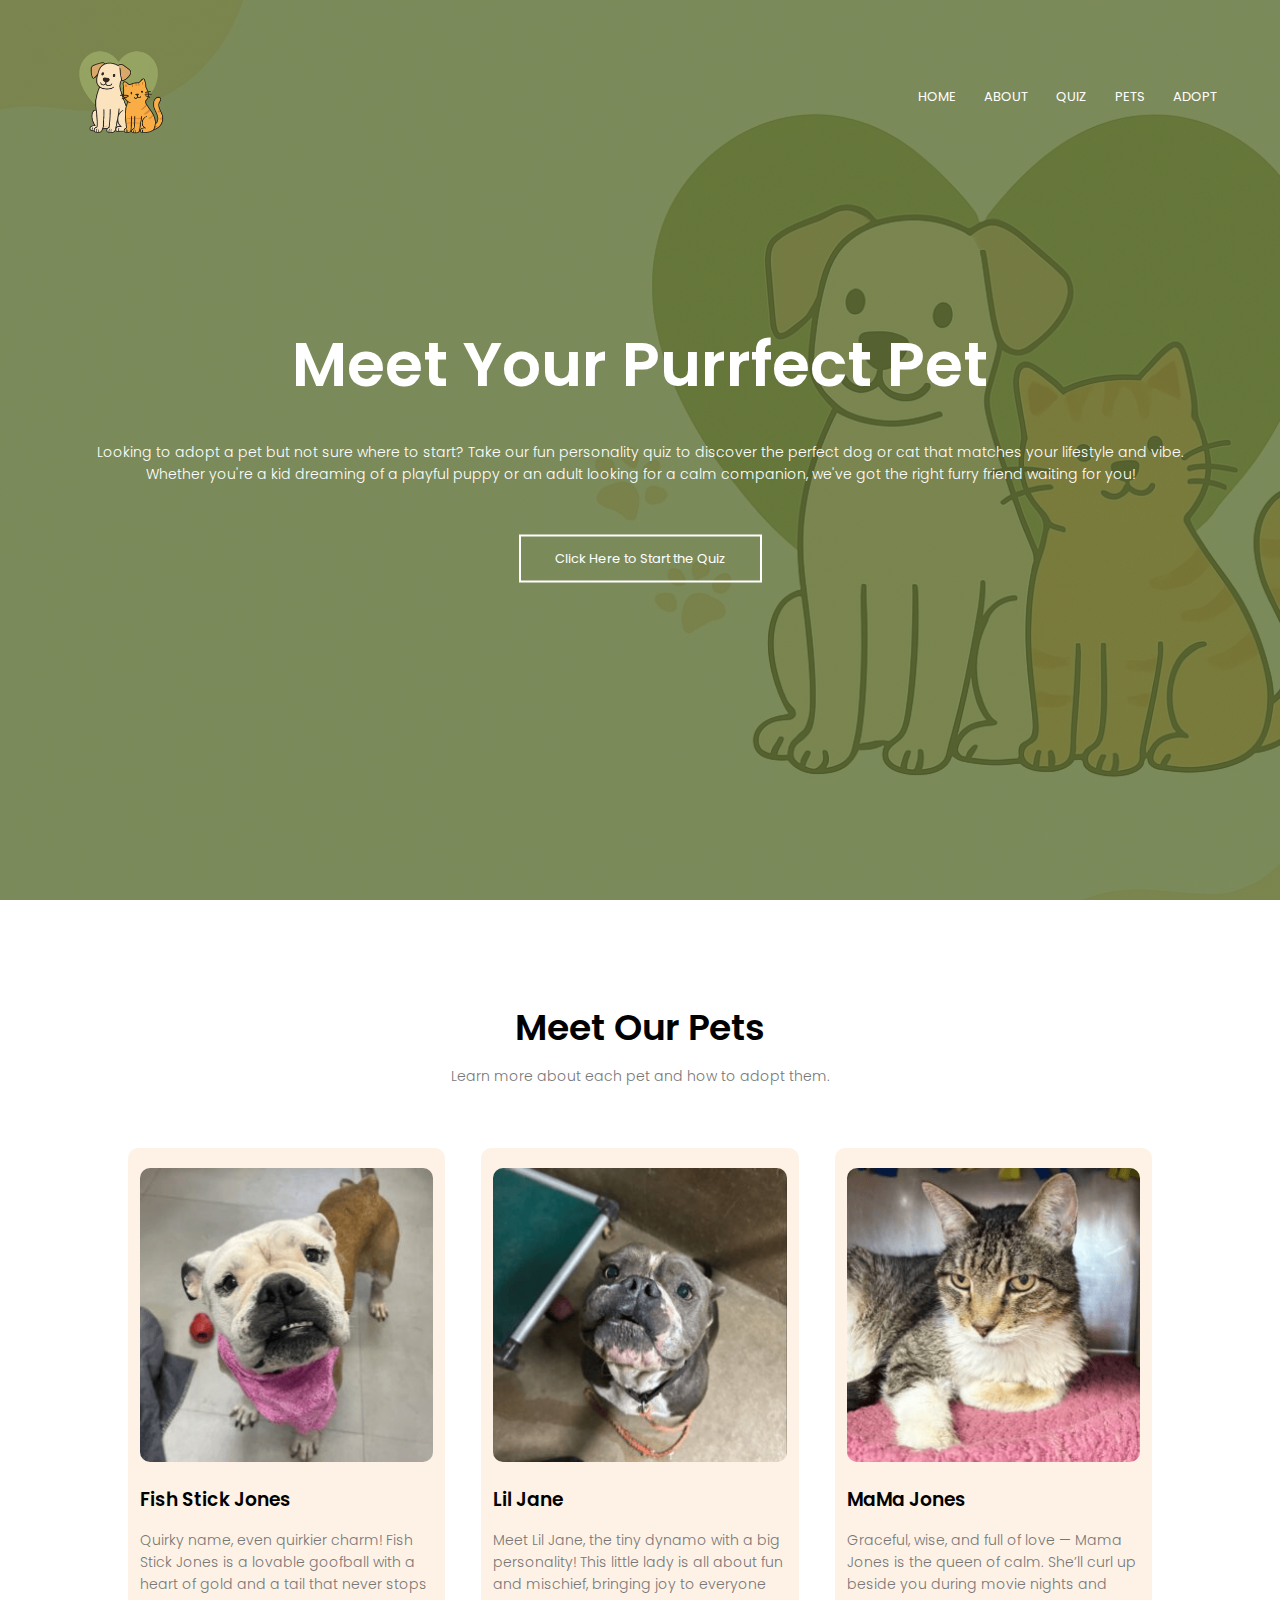
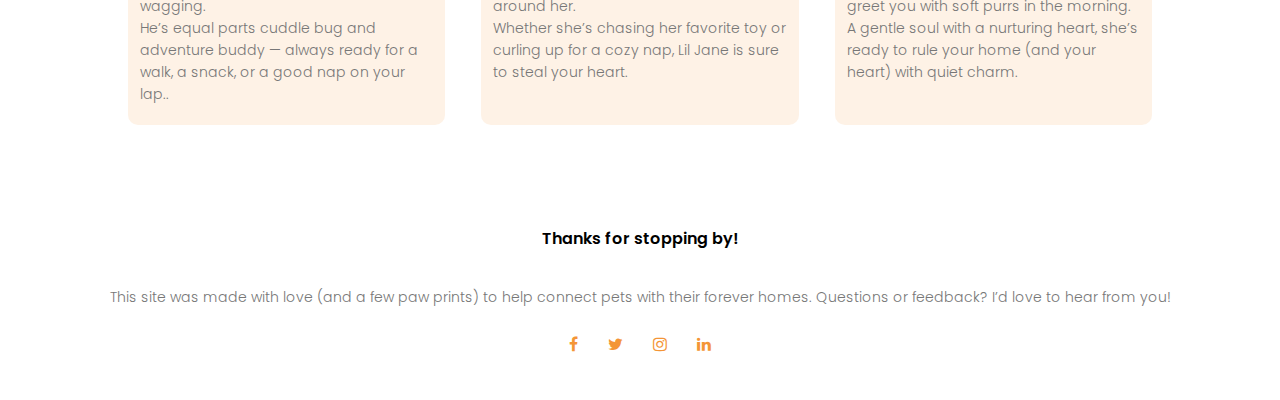
<file: index.html>
<!DOCTYPE html>
<html>
<head>
<meta name="viewport" content="width=device-width, initial-scale=1.0">
<title>Meet Your Purrfect Pet</title>
<link rel="stylesheet" href="style.css">
<link href="https://fonts.googleapis.com/css?family=Poppins:100,200,300,400,600,700&display=swap" rel="stylesheet">
<link rel="stylesheet" href="https://stackpath.bootstrapcdn.com/font-awesome/4.7.0/css/font-awesome.min.css"> 
</head>
<body>
    <section class="header">
        
        <nav>
            <a href="index.html"><img src="images/logo.png"></a>
            <div class="nav-links" id="navLinks">  
                <i class="fa fa-close" onclick="hideMenu()"></i>
                <ul>
                    <li><a href="index.html">HOME</a></li>
                    <li><a href="about.html">ABOUT</a></li>
                    <li><a href="quiz.html">QUIZ</a></li>
                    <li><a href="pets.html">PETS</a></li>
                    <li><a href="adopt.html">ADOPT</a></li>
                </ul>
            </div>
            <i class="fa fa-bars" onclick="showMenu()"></i>
        </nav>
        
        <div class="text-box">
            <h1>Meet Your Purrfect Pet</h1>
            <p>Looking to adopt a pet but not sure where to start? Take our fun personality quiz to discover the perfect dog or cat that matches your lifestyle and vibe.<br>Whether you're a kid dreaming of a playful puppy or an adult looking for a calm companion, we've got the right furry friend waiting for you!</p>
            <a href="quiz.html" class="hero-btn">Click Here to Start the Quiz</a>
        </div>
    </section>

<!---------- Pets ---------->
    
    <section class="pets">
        <h1>Meet Our Pets</h1>
        <p>Learn more about each pet and how to adopt them.</p>
            <div class="row">
                <div class="pets-col">
                    <img src="images/FishStick.png">
                    <h3>Fish Stick Jones</h3>
                    <p>Quirky name, even quirkier charm! Fish Stick Jones is a lovable goofball with a heart of gold and a tail that never stops wagging.<br>He’s equal parts cuddle bug and adventure buddy — always ready for a walk, a snack, or a good nap on your lap..</p>
                </div>
                <div class="pets-col">
                    <img src="images/LilJane.png">
                    <h3>Lil Jane</h3>
                    <p>Meet Lil Jane, the tiny dynamo with a big personality! This little lady is all about fun and mischief, bringing joy to everyone around her.<br>Whether she’s chasing her favorite toy or curling up for a cozy nap, Lil Jane is sure to steal your heart.</p>
                </div>
                <div class="pets-col">
                    <img src="images/MaMaJones.png">
                    <h3>MaMa Jones</h3>
                    <p>Graceful, wise, and full of love — Mama Jones is the queen of calm. She’ll curl up beside you during movie nights and greet you with soft purrs in the morning.<br>A gentle soul with a nurturing heart, she’s ready to rule your home (and your heart) with quiet charm.</p>
                </div>
            </div>
    </section>


<!-------- footer ---------->

<section class="footer">
        <h4>Thanks for stopping by!</h4>
        <p>This site was made with love (and a few paw prints) to help connect pets with their forever homes. Questions or feedback? I’d love to hear from you!</p>
        <div class="icons">
            <a href=""><i class="fa fa-facebook"></i></a>
            <a href=""><i class="fa fa-twitter"></i></a>
            <a href=""><i class="fa fa-instagram"></i></a>
            <a href=""><i class="fa fa-linkedin"></i></a>

        </div>
</section>    
  
  
<!----JavaScript for toggle menu---->
<script>
    var navLinks = document.getElementById("navLinks");

    function showMenu() {
        navLinks.style.right = "0";
    }

    function hideMenu() {
        navLinks.style.right = "-200px";
    }
</script> 
    
</body>
</html>
</file>
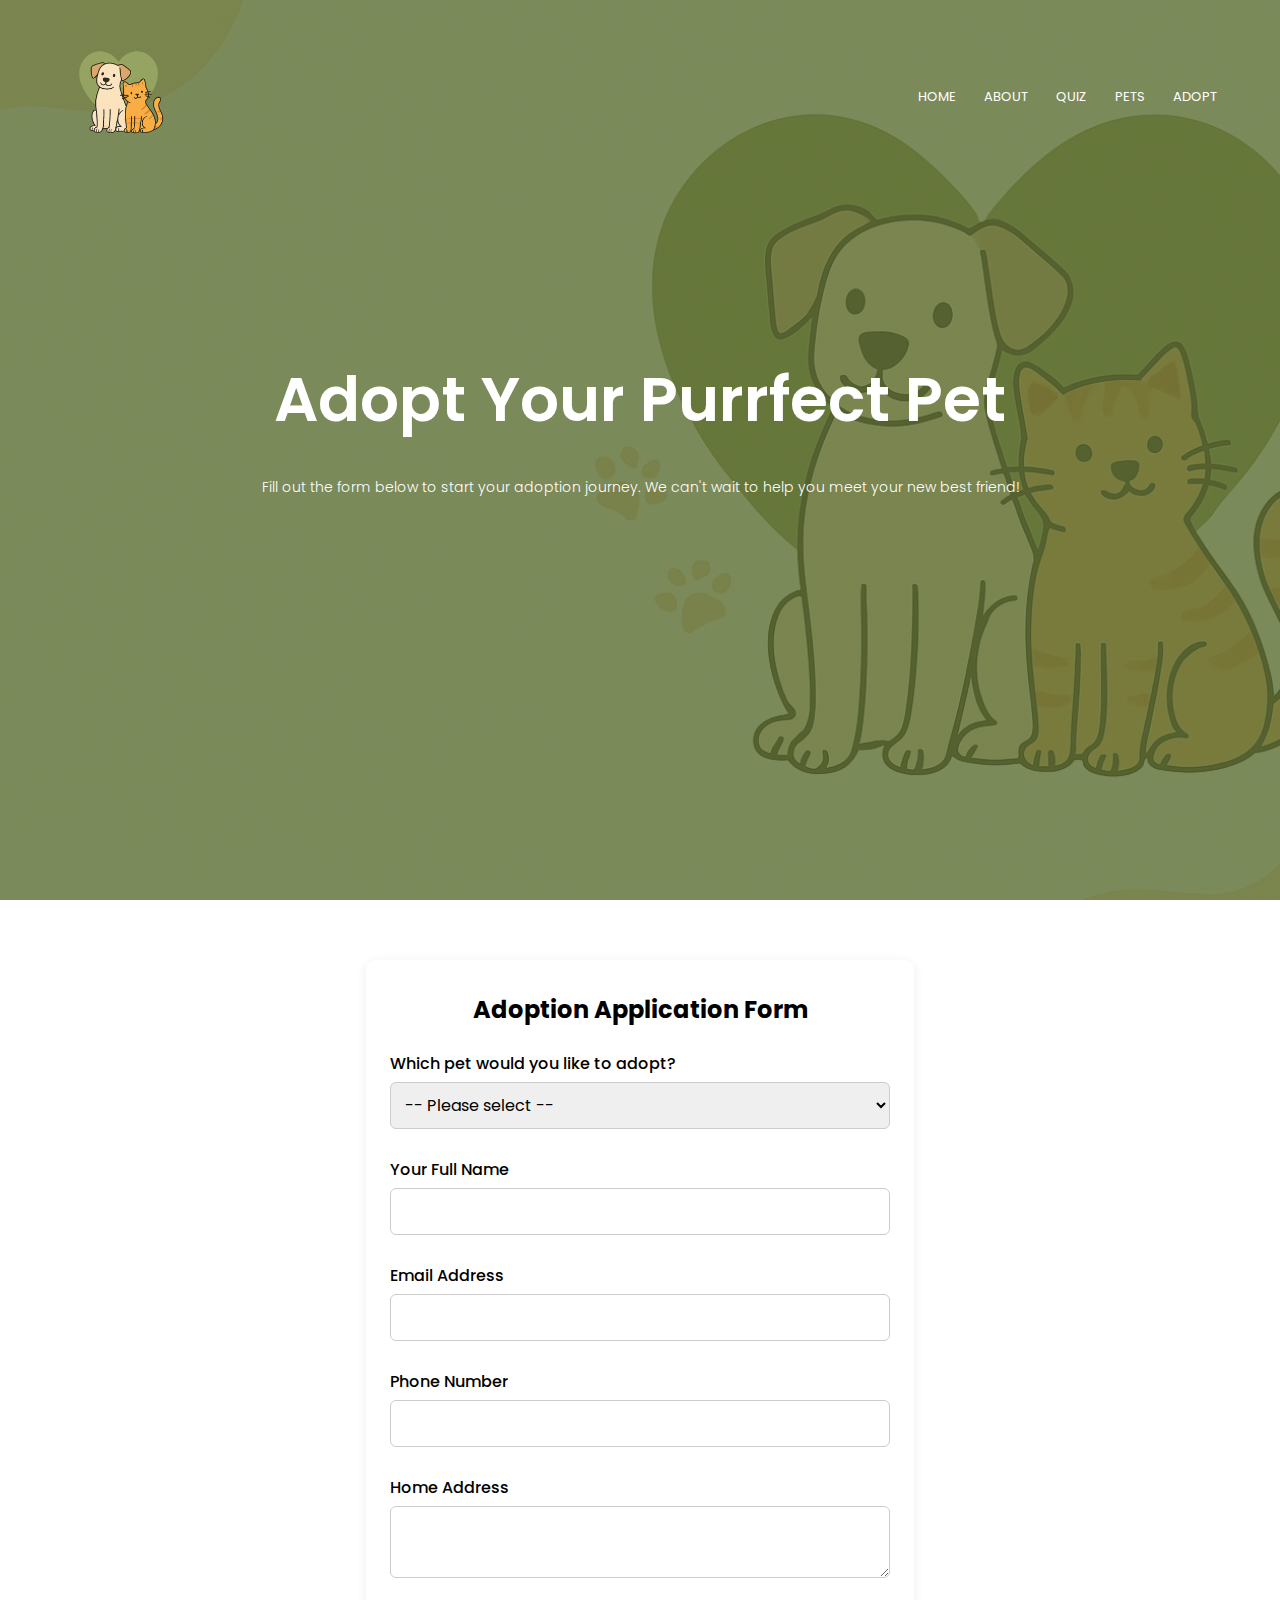
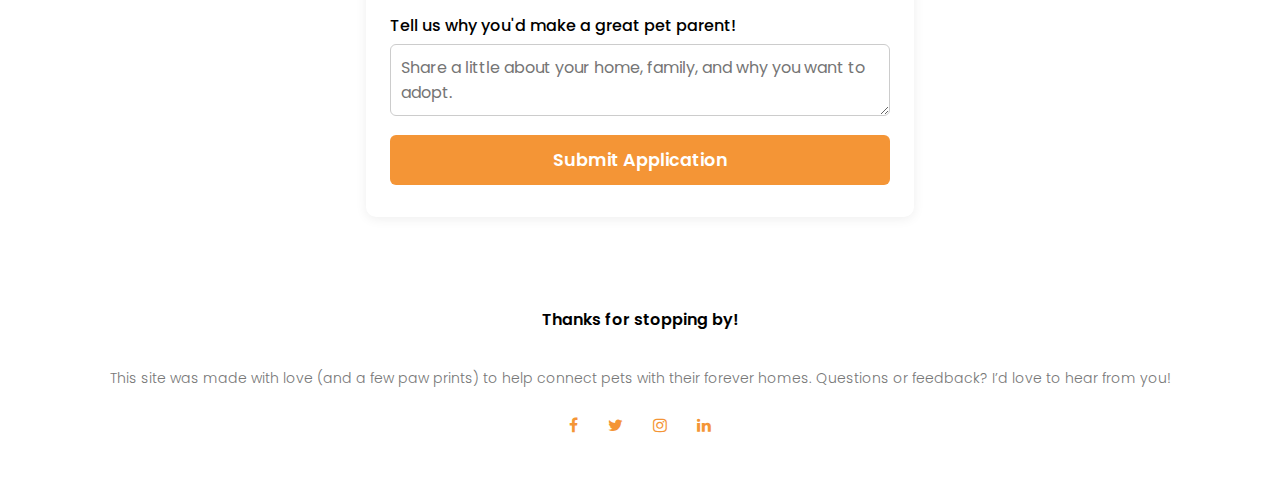
<file: adopt.html>
<!DOCTYPE html>
<html>
<head>
<meta name="viewport" content="width=device-width, initial-scale=1.0">
<title>Adopt a Pet | Meet Your Purrfect Pet</title>
<link rel="stylesheet" href="style.css">
<link href="https://fonts.googleapis.com/css?family=Poppins:100,200,300,400,600,700&display=swap" rel="stylesheet">
<link rel="stylesheet" href="https://stackpath.bootstrapcdn.com/font-awesome/4.7.0/css/font-awesome.min.css"> 
<style>
.adopt-form-container {
    max-width: 500px;
    margin: 60px auto 40px auto;
    background: #fff;
    border-radius: 10px;
    padding: 32px 24px;
    box-shadow: 0 2px 12px rgba(0,0,0,0.07);
}
.adopt-form-container h2 {
    text-align: center;
    margin-bottom: 24px;
}
.adopt-form label {
    display: block;
    margin-top: 16px;
    margin-bottom: 6px;
    font-weight: 500;
}
.adopt-form input, .adopt-form select, .adopt-form textarea {
    width: 100%;
    padding: 10px;
    border-radius: 6px;
    border: 1px solid #ccc;
    margin-bottom: 12px;
    font-size: 1em;
    font-family: inherit;
    box-sizing: border-box;
}
.adopt-form textarea {
    resize: vertical;
    min-height: 60px;
}
.adopt-form button {
    background: #f49536;
    color: #fff;
    border: none;
    padding: 12px 0;
    width: 100%;
    border-radius: 6px;
    font-size: 1.1em;
    font-weight: 600;
    cursor: pointer;
    transition: background 0.3s;
}
.adopt-form button:hover {
    background: #b86b1b;
}
</style>
</head>
<body>
    <section class="header">
        <nav>
            <a href="index.html"><img src="images/logo.png"></a>
            <div class="nav-links" id="navLinks">  
                <i class="fa fa-close" onclick="hideMenu()"></i>
                <ul>
                    <li><a href="index.html">HOME</a></li>
                    <li><a href="about.html">ABOUT</a></li>
                    <li><a href="quiz.html">QUIZ</a></li>
                    <li><a href="pets.html">PETS</a></li>
                    <li><a href="adopt.html">ADOPT</a></li>
                </ul>
            </div>
            <i class="fa fa-bars" onclick="showMenu()"></i>
        </nav>
        <div class="text-box">
            <h1>Adopt Your Purrfect Pet</h1>
            <p>Fill out the form below to start your adoption journey. We can't wait to help you meet your new best friend!</p>
        </div>
    </section>

    <div class="adopt-form-container">
        <h2>Adoption Application Form</h2>
        <form class="adopt-form" action="#" method="post">
            <label for="pet">Which pet would you like to adopt?</label>
            <select id="pet" name="pet" required>
                <option value="">-- Please select --</option>
                <option value="Fish Stick Jones">Fish Stick Jones (Dog)</option>
                <option value="Lil Jane">Lil Jane (Dog)</option>
                <option value="MaMa Jones">MaMa Jones (Cat)</option>
                <option value="Biscuit">Biscuit (Cat)</option>
                <option value="Shadow">Shadow (Dog)</option>
                <option value="Bella">Bella (Dog)</option>
                <option value="Beans">Beans (Cat)</option>
            </select>

            <label for="name">Your Full Name</label>
            <input type="text" id="name" name="name" required>

            <label for="email">Email Address</label>
            <input type="email" id="email" name="email" required>

            <label for="phone">Phone Number</label>
            <input type="tel" id="phone" name="phone" required>

            <label for="address">Home Address</label>
            <textarea id="address" name="address" required></textarea>

            <label for="about">Tell us why you'd make a great pet parent!</label>
            <textarea id="about" name="about" placeholder="Share a little about your home, family, and why you want to adopt." required></textarea>

            <button type="submit">Submit Application</button>
        </form>
    </div>

    <section class="footer">
        <h4>Thanks for stopping by!</h4>
        <p>This site was made with love (and a few paw prints) to help connect pets with their forever homes. Questions or feedback? I’d love to hear from you!</p>
        <div class="icons">
            <a href=""><i class="fa fa-facebook"></i></a>
            <a href=""><i class="fa fa-twitter"></i></a>
            <a href=""><i class="fa fa-instagram"></i></a>
            <a href=""><i class="fa fa-linkedin"></i></a>
        </div>
    </section>    
  
    <!----JavaScript for toggle menu---->
    <script>
        var navLinks = document.getElementById("navLinks");
        function showMenu() {
            navLinks.style.right = "0";
        }
        function hideMenu() {
            navLinks.style.right = "-200px";
        }
    </script> 
    
</body>
</html>
</file>
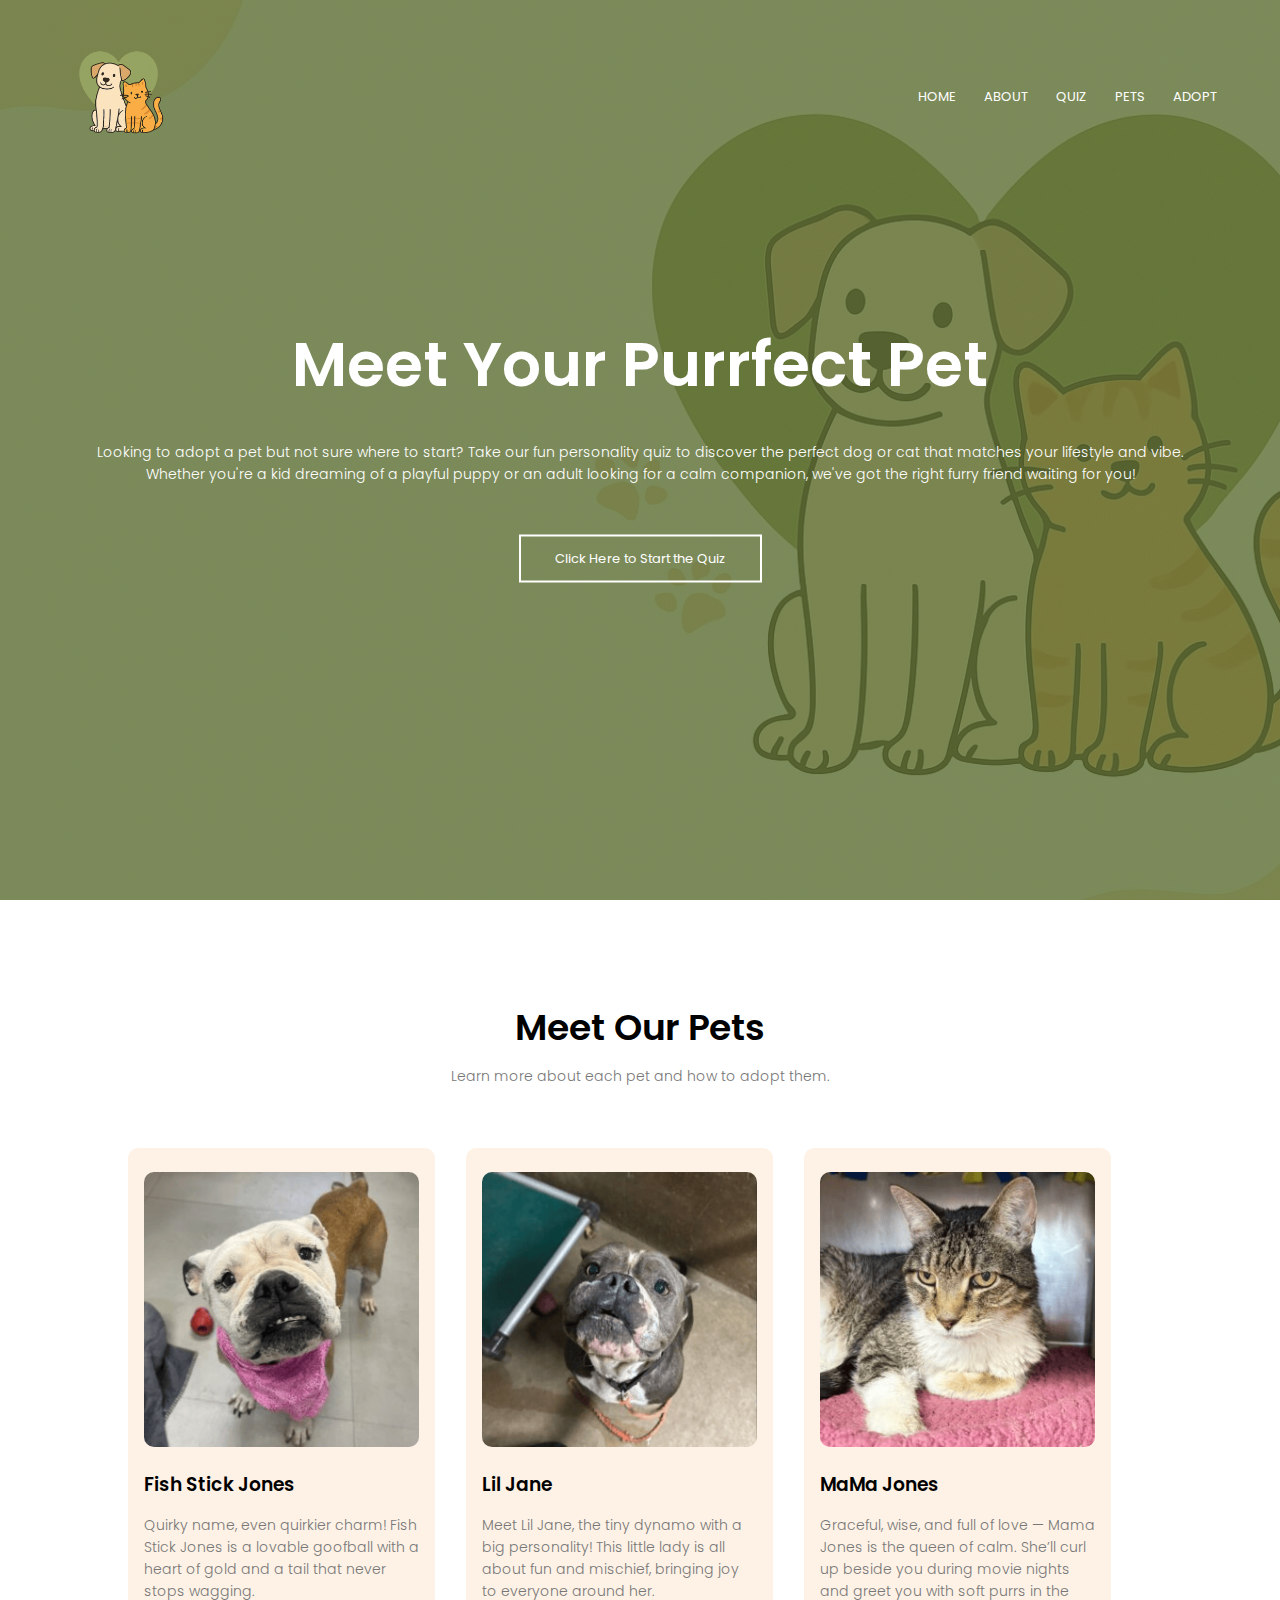
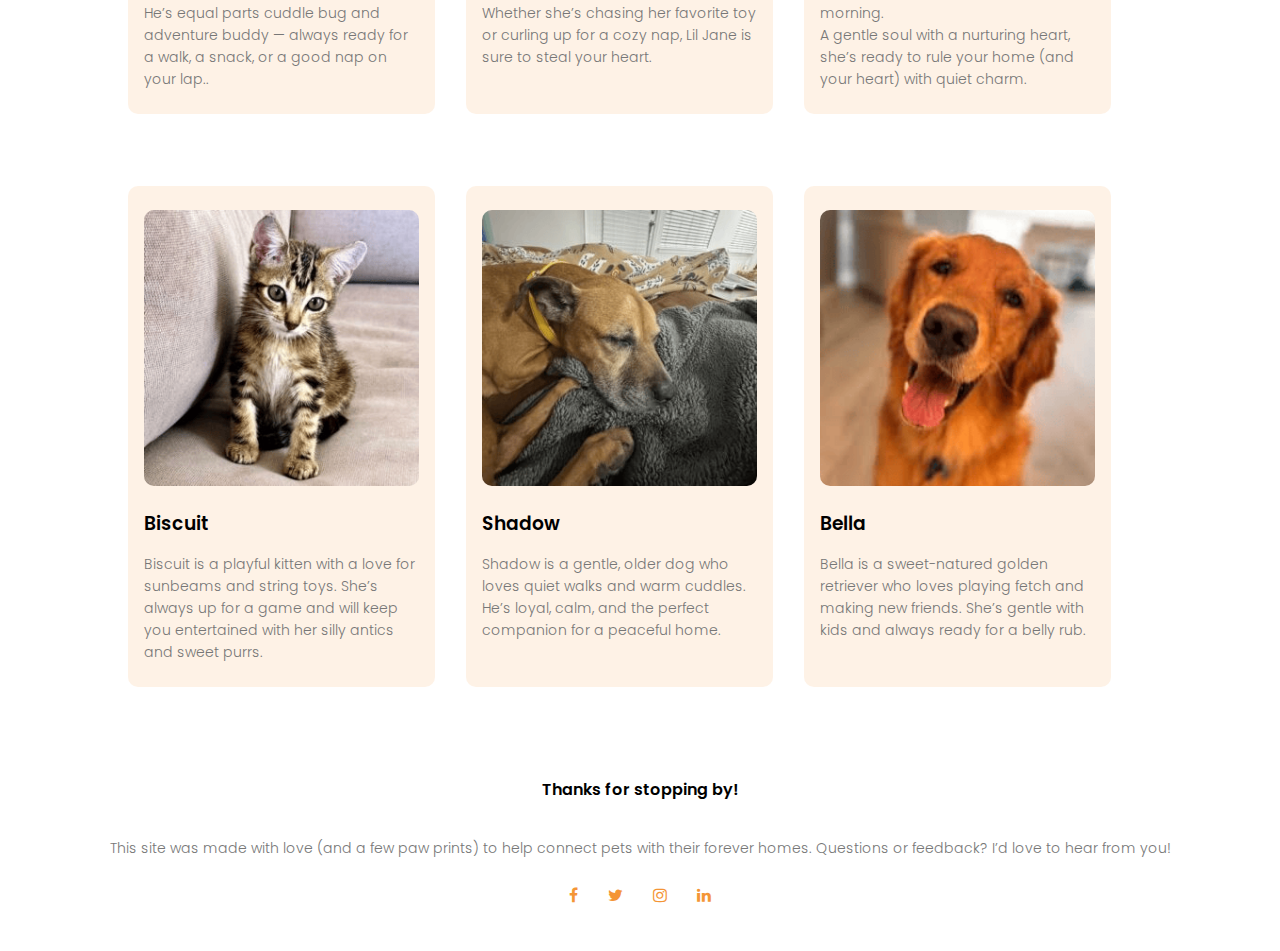
<file: pets.html>
<!DOCTYPE html>
<html>
<head>
<meta name="viewport" content="width=device-width, initial-scale=1.0">
<title>Meet Your Purrfect Pet</title>
<link rel="stylesheet" href="style.css">
<link href="https://fonts.googleapis.com/css?family=Poppins:100,200,300,400,600,700&display=swap" rel="stylesheet">
<link rel="stylesheet" href="https://stackpath.bootstrapcdn.com/font-awesome/4.7.0/css/font-awesome.min.css"> 
<style>
/* Extra spacing for pet columns */
.pets .row {
    flex-wrap: wrap;
    gap: 32px 3%;
    margin-top: 5%;
    display: flex;
    justify-content: flex-start;
}
.pets-col {
    flex-basis: 30%;
    margin-bottom: 40px;
    background: #f4953620;
    border-radius: 10px;
    padding: 24px 16px;
    box-sizing: border-box;
    transition: .5s;
    min-width: 260px;
}
@media (max-width: 1000px) {
    .pets-col {
        flex-basis: 45%;
    }
    .pets .row {
        gap: 24px 2%;
    }
}
@media (max-width: 700px) {
    .pets-col {
        flex-basis: 100%;
        margin-bottom: 24px;
    }
    .pets .row {
        gap: 16px 0;
    }
}
</style>
</head>
<body>
    <section class="header">
        
        <nav>
            <a href="index.html"><img src="images/logo.png"></a>
            <div class="nav-links" id="navLinks">  
                <i class="fa fa-close" onclick="hideMenu()"></i>
                <ul>
                    <li><a href="index.html">HOME</a></li>
                    <li><a href="about.html">ABOUT</a></li>
                    <li><a href="quiz.html">QUIZ</a></li>
                    <li><a href="pets.html">PETS</a></li>
                    <li><a href="adopt.html">ADOPT</a></li>
                </ul>
            </div>
            <i class="fa fa-bars" onclick="showMenu()"></i>
        </nav>
        
        <div class="text-box">
            <h1>Meet Your Purrfect Pet</h1>
            <p>Looking to adopt a pet but not sure where to start? Take our fun personality quiz to discover the perfect dog or cat that matches your lifestyle and vibe.<br>Whether you're a kid dreaming of a playful puppy or an adult looking for a calm companion, we've got the right furry friend waiting for you!</p>
            <a href="quiz.html" class="hero-btn">Click Here to Start the Quiz</a>
        </div>
    </section>

<!---------- Pets ---------->

    <section class="pets">
        <h1>Meet Our Pets</h1>
        <p>Learn more about each pet and how to adopt them.</p>
        <div class="row">
            <div class="pets-col">
                <img src="images/FishStick.png">
                <h3>Fish Stick Jones</h3>
                <p>Quirky name, even quirkier charm! Fish Stick Jones is a lovable goofball with a heart of gold and a tail that never stops wagging.<br>He’s equal parts cuddle bug and adventure buddy — always ready for a walk, a snack, or a good nap on your lap..</p>
            </div>
            <div class="pets-col">
                <img src="images/LilJane.png">
                <h3>Lil Jane</h3>
                <p>Meet Lil Jane, the tiny dynamo with a big personality! This little lady is all about fun and mischief, bringing joy to everyone around her.<br>Whether she’s chasing her favorite toy or curling up for a cozy nap, Lil Jane is sure to steal your heart.</p>
            </div>
            <div class="pets-col">
                <img src="images/MaMaJones.png">
                <h3>MaMa Jones</h3>
                <p>Graceful, wise, and full of love — Mama Jones is the queen of calm. She’ll curl up beside you during movie nights and greet you with soft purrs in the morning.<br>A gentle soul with a nurturing heart, she’s ready to rule your home (and your heart) with quiet charm.</p>
            </div>
            <div class="pets-col">
                <img src="images/Biscuit.png">
                <h3>Biscuit</h3>
                <p>Biscuit is a playful kitten with a love for sunbeams and string toys. She’s always up for a game and will keep you entertained with her silly antics and sweet purrs.</p>
            </div>
            <div class="pets-col">
                <img src="images/Shadow.png">
                <h3>Shadow</h3>
                <p>Shadow is a gentle, older dog who loves quiet walks and warm cuddles. He’s loyal, calm, and the perfect companion for a peaceful home.</p>
            </div>
            <div class="pets-col">
                <img src="images/Bella.png">
                <h3>Bella</h3>
                <p>Bella is a sweet-natured golden retriever who loves playing fetch and making new friends. She’s gentle with kids and always ready for a belly rub.</p>
            </div>
        </div>
    </section>


<!-------- footer ---------->

<section class="footer">
        <h4>Thanks for stopping by!</h4>
        <p>This site was made with love (and a few paw prints) to help connect pets with their forever homes. Questions or feedback? I’d love to hear from you!</p>
        <div class="icons">
            <a href=""><i class="fa fa-facebook"></i></a>
            <a href=""><i class="fa fa-twitter"></i></a>
            <a href=""><i class="fa fa-instagram"></i></a>
            <a href=""><i class="fa fa-linkedin"></i></a>

        </div>
</section>    
  
  
<!----JavaScript for toggle menu---->
<script>
    var navLinks = document.getElementById("navLinks");

    function showMenu() {
        navLinks.style.right = "0";
    }

    function hideMenu() {
        navLinks.style.right = "-200px";
    }
</script> 
    
</body>
</html>
</file>
<file: style.css>
*{
    margin: 0;
    padding: 0;
    font-family: 'Poppins', sans-serif;
}
.header{
    min-height: 100vh;
    width: 100%;
    background-image: linear-gradient(rgba(91, 110, 52, 0.8),rgba(91, 110, 52, 0.8)),url(images/banner.png);
    background-position: center;
    background-size: cover;
    position: relative;
    overflow: hidden;
}

nav{
    display: flex;
    padding: 2% 4%;
    justify-content: space-between;
    align-items: center;
}
nav img{
    width: 135px;
}
.nav-links{
    flex: 1;
    text-align: right;
}
.nav-links ul li{
    list-style: none;
    display: inline-block;
    padding: 8px 12px;
    position: relative;
}
.nav-links ul li a{
    color: #fff;
    text-decoration: none;
    font-size: 13px;
}
.nav-links ul li::after{
    content: '';
    width: 0%;
    height: 2px;
    background: #f49536;
    display: block;
    margin: auto;
    transition: .5s;    
}
.nav-links ul li:hover::after{
    width: 100%;
}
nav .fa{
    display: none;
}

.text-box{
    width: 90%;
    color: #fff;
    position: absolute;
    top: 50%;
    left: 50%;
    transform: translate(-50%, -50%);
    text-align: center;
}
.text-box h1{
    font-size: 62px;
}
.text-box p{
    margin: 20px 0 40px;
    font-size: 14px;
    color: #fff;
}
.hero-btn {
    display: inline-block;
    text-decoration: none;
    color: #fff;
    border: 2px solid #fff;
    padding: 12px 34px;
    font-size: 13px;
    background: transparent;
    position: relative;
    cursor: pointer;
    transition: 1s;
}

.hero-btn:hover{
    border: 1px solid #f49536;
    background: #f49536;
}


@media(max-width: 700px)
{
   .nav-links ul li
    {
        display: block;
    }
    .nav-links
    {
        position: fixed;
        background: #f49536;
        height: 100vh;
        width: 200px;
        top: 0;
        right: -200px;
        text-align: left;
        z-index: 2;
        transition: 0.5s;
    }
    .nav-links ul{
        padding: 30px;
    }
    nav .fa{
        display: block;
        color: #fff;
        margin: 10px;
        font-size: 22px;
        cursor: pointer; 
    }
    .text-box h1{
        font-size: 20px;
    }
}

/*---------- pets --------*/

.pets{
    width: 80%;
    margin: auto;
    text-align: center;
    padding-top: 100px;
}
h1{
    font-size: 36px;
    font-weight: 600;
}
p{
    color: #777;
    font-size: 14px;
    font-weight: 300;
    line-height: 22px;
    padding: 10px;
}
.row{
    margin-top: 5%;
    display: flex;
    justify-content: space-between;  
}
  
.pets-col{
    flex-basis: 31%;
    background: #f4953620;
    border-radius: 10px;
    margin-bottom: 5%;
    padding: 20px 12px;
    box-sizing: border-box;
    transition: .5s;
}
h3{
    text-align: center;
    font-weight: 600;
    margin: 10px 0;
}
.pets-col:hover{
    box-shadow: 0 0 20px 0px rgba(0, 0, 0, 0.2);
}

@media (max-width:700px){
    .row{
        flex-direction: column;
    }
} 

/*-------------- Pets ----------------*/

.pets{
    width: 80%;
    margin: auto;
    text-align: center;
    padding-top: 100px;
}
.pets-col{
    flex-basis: 31%;
    border-radius: 10px;
    margin-bottom: 5%;
    text-align: left;
}
.pets-col img{
    width: 100%;
    border-radius: 10px;
}
.pets-col p{
    padding: 0;
}
.pets-col h3{
    margin-top: 16px;
    margin-bottom: 15px;
    text-align: left;
}

/*--------------Footer---------------*/

.footer{
    width: 100%;
    text-align: center;
    padding: 30px 0;
}
.footer h4{
    margin-bottom: 25px;
    margin-top: 20px;
    font-weight: 600;
}

.icons .fa{
    color: #f49536;
    margin: 0 13px;
    cursor: pointer;
    padding: 18px 0;
}
.fa-heart-o{
    color: #f49536;
}


/*--------------- Quiz --------------*/


.sub-header{
    height: 50vh;
    width: 100%;
    background-image: linear-gradient(rgba(91, 110, 52, 0.8),rgba(91, 110, 52, 0.8)),url(images/background.jpg);
    background-position: center;
    background-size: cover;
    text-align: center;
    color: #fff;
}
.sub-header h1{
    margin-top: 100px;
}
.about-us{
    width: 80%;
    margin: auto;
    padding-top: 80px;
    padding-bottom: 50px;
}

.about-col{
    flex-basis: 48%;
    padding: 30px 2px;
}
.about-col h1{
    padding-top: 0;
}
.about-col p{
    padding: 15px 0 25px;
}

.hero-btn.red-btn{
    border: 1px solid #f44336;
    background: transparent;
    color: #f44336;
}
.hero-btn.red-btn:hover{
    border: 1px solid #f44336;
    background: #f44336;
    color: #fff;
}
.hero-btn.red-btn::after{
    background: #f44336;
}
.hero-btn.red-btn::before{
    background: #f44336;
}
.content-image{
    flex-basis: 50%;
}
.about-col img{
    width: 100%;
}
</file>
